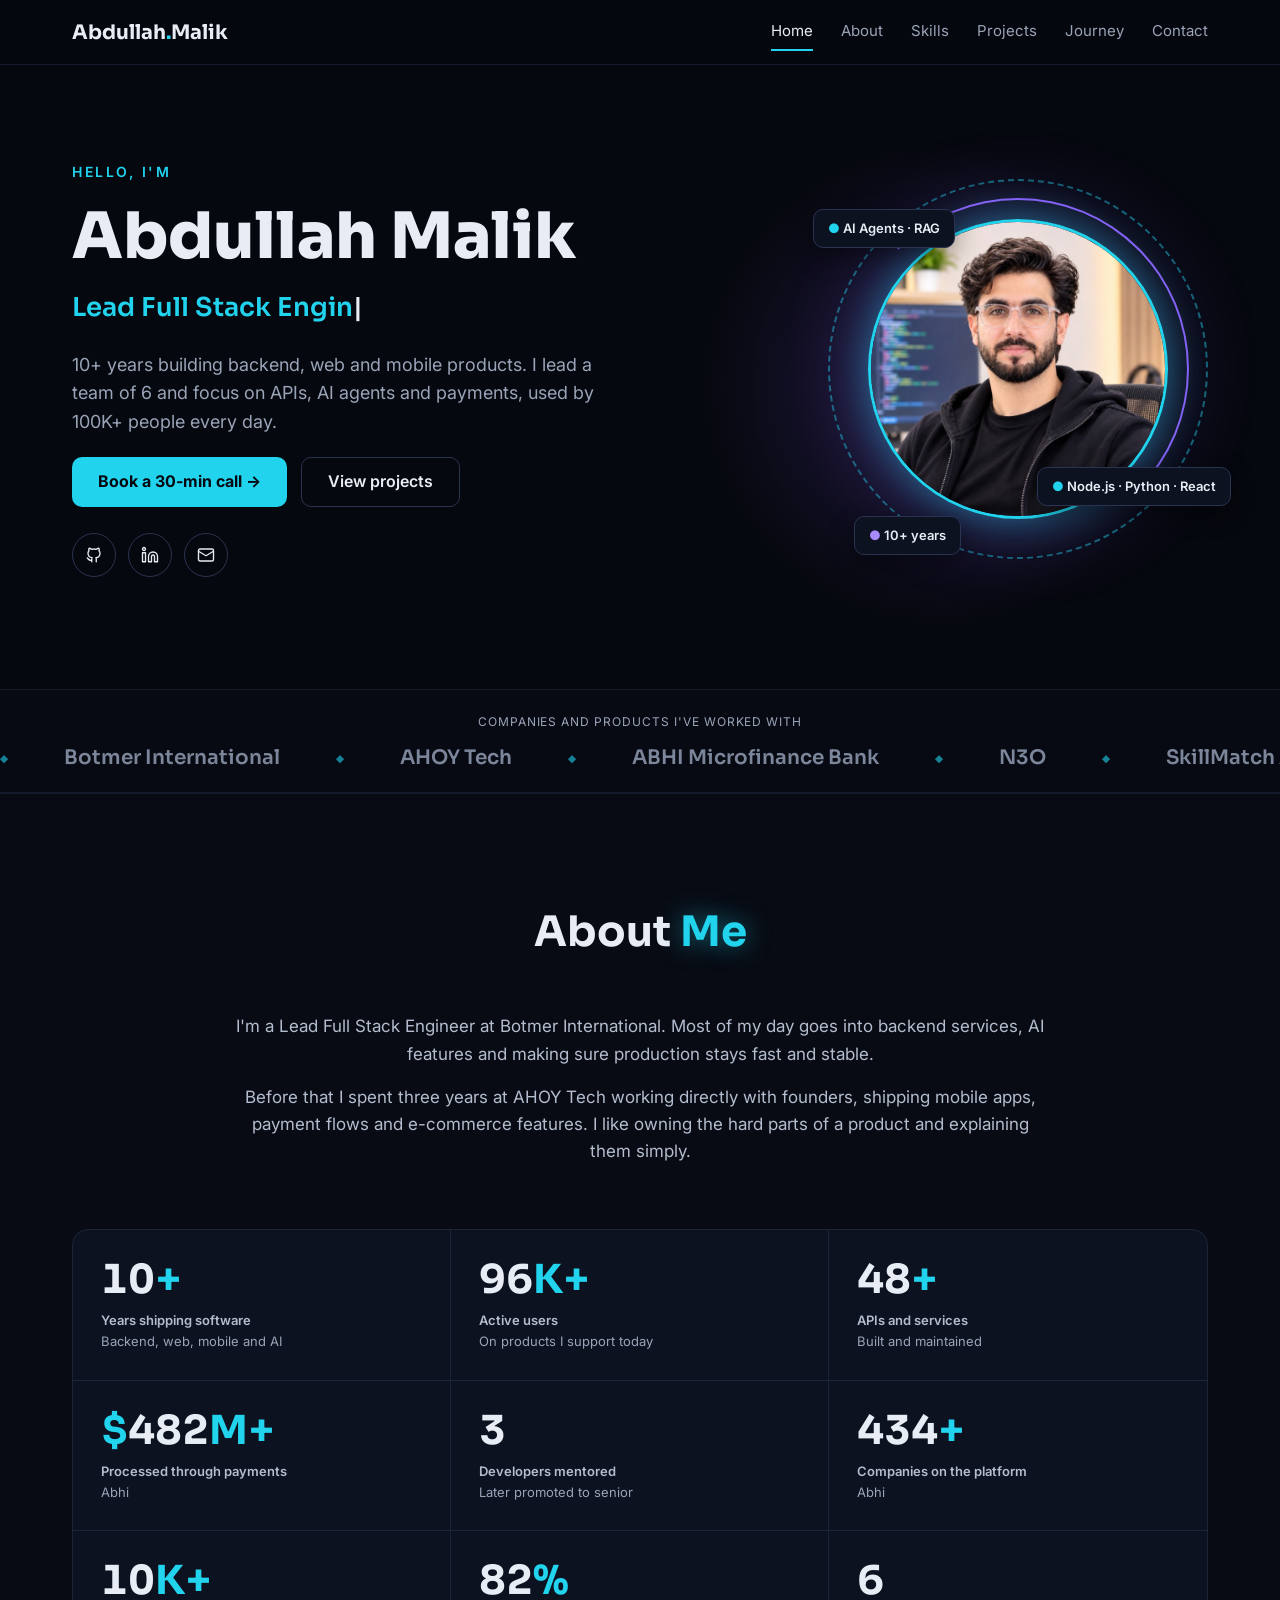
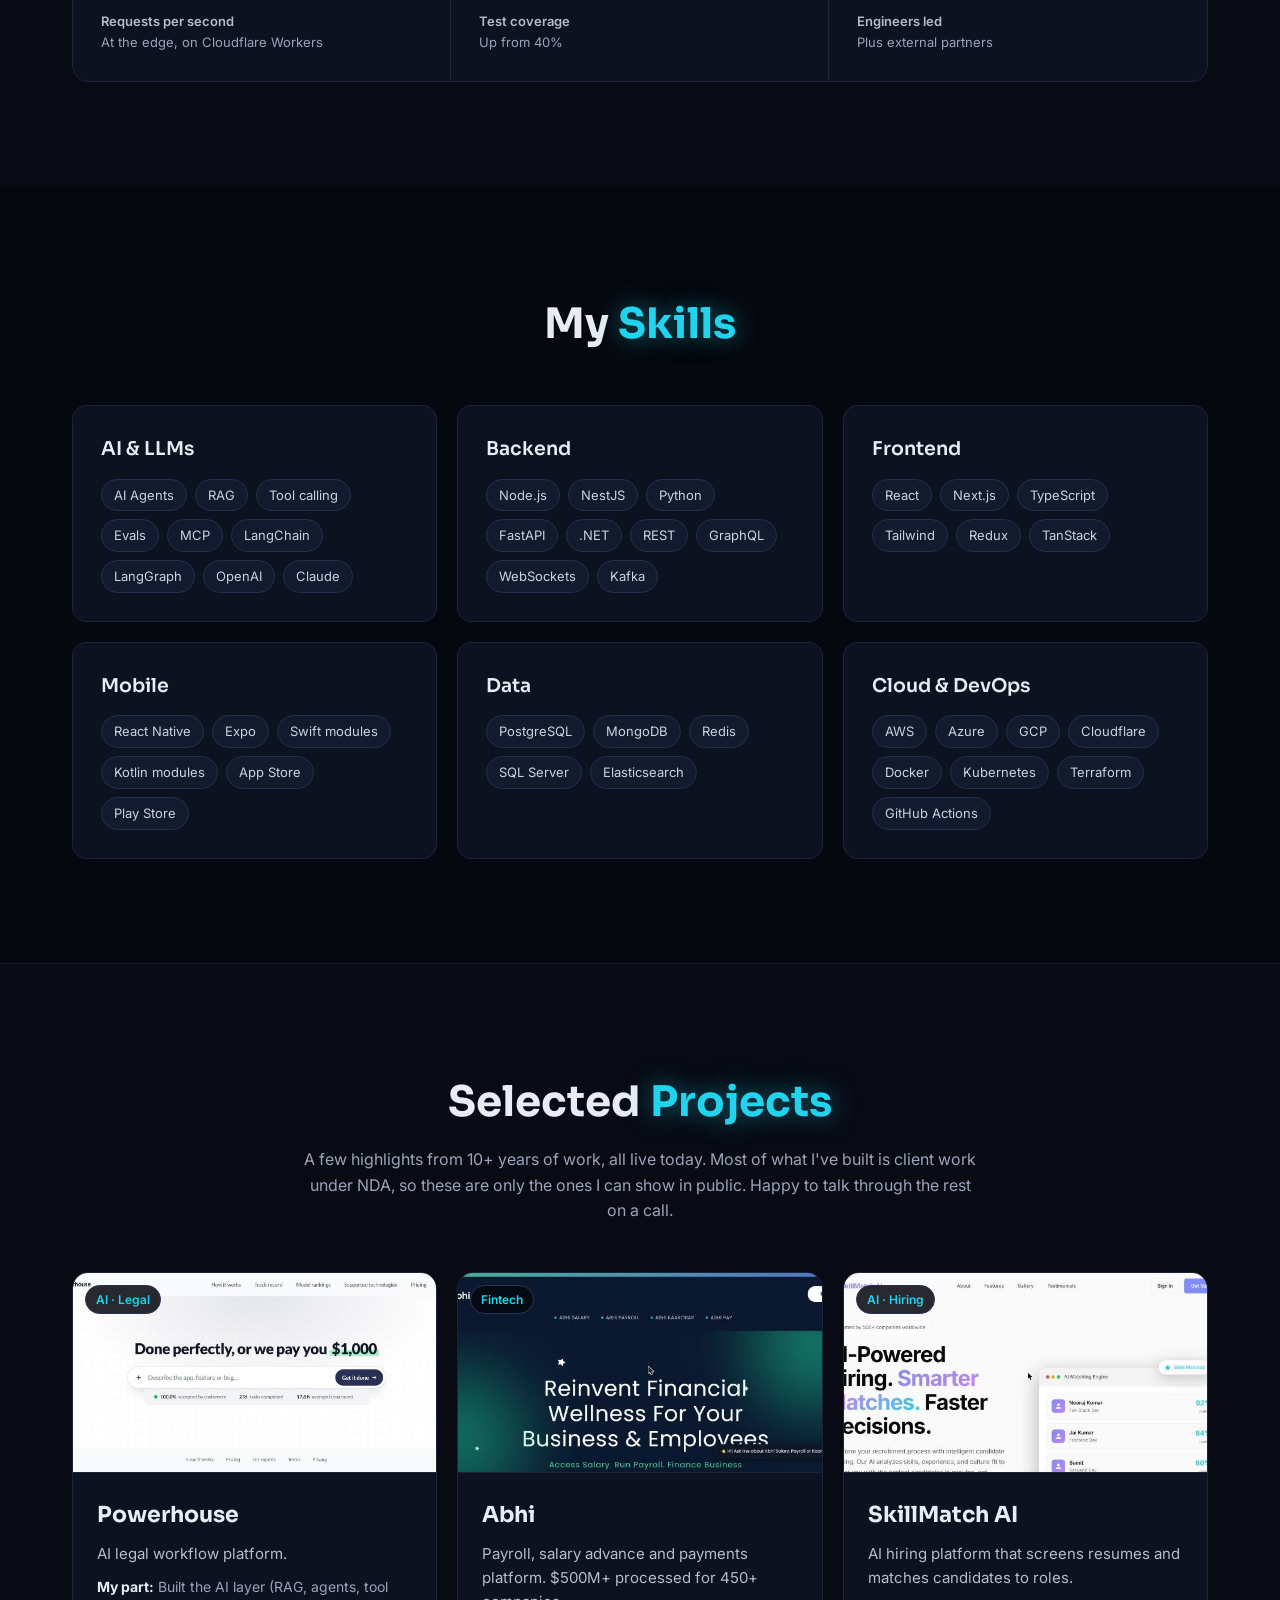
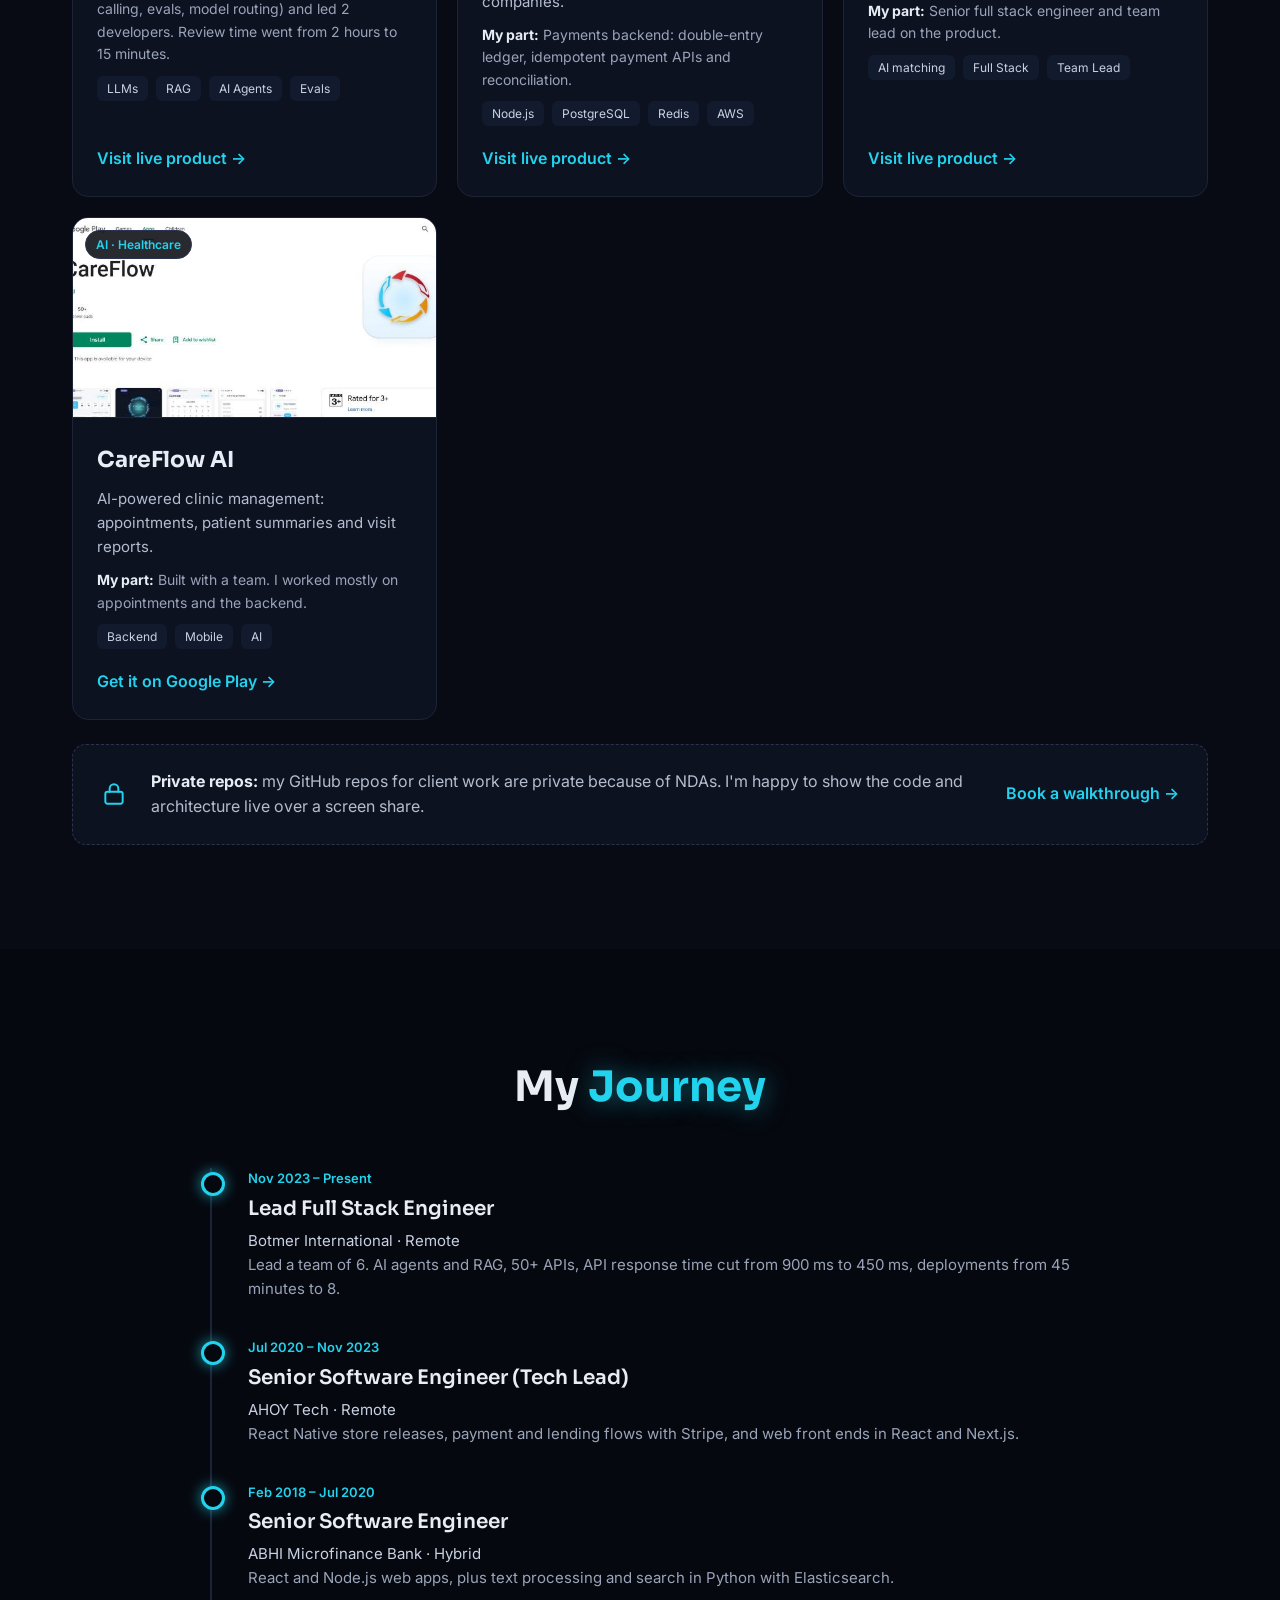
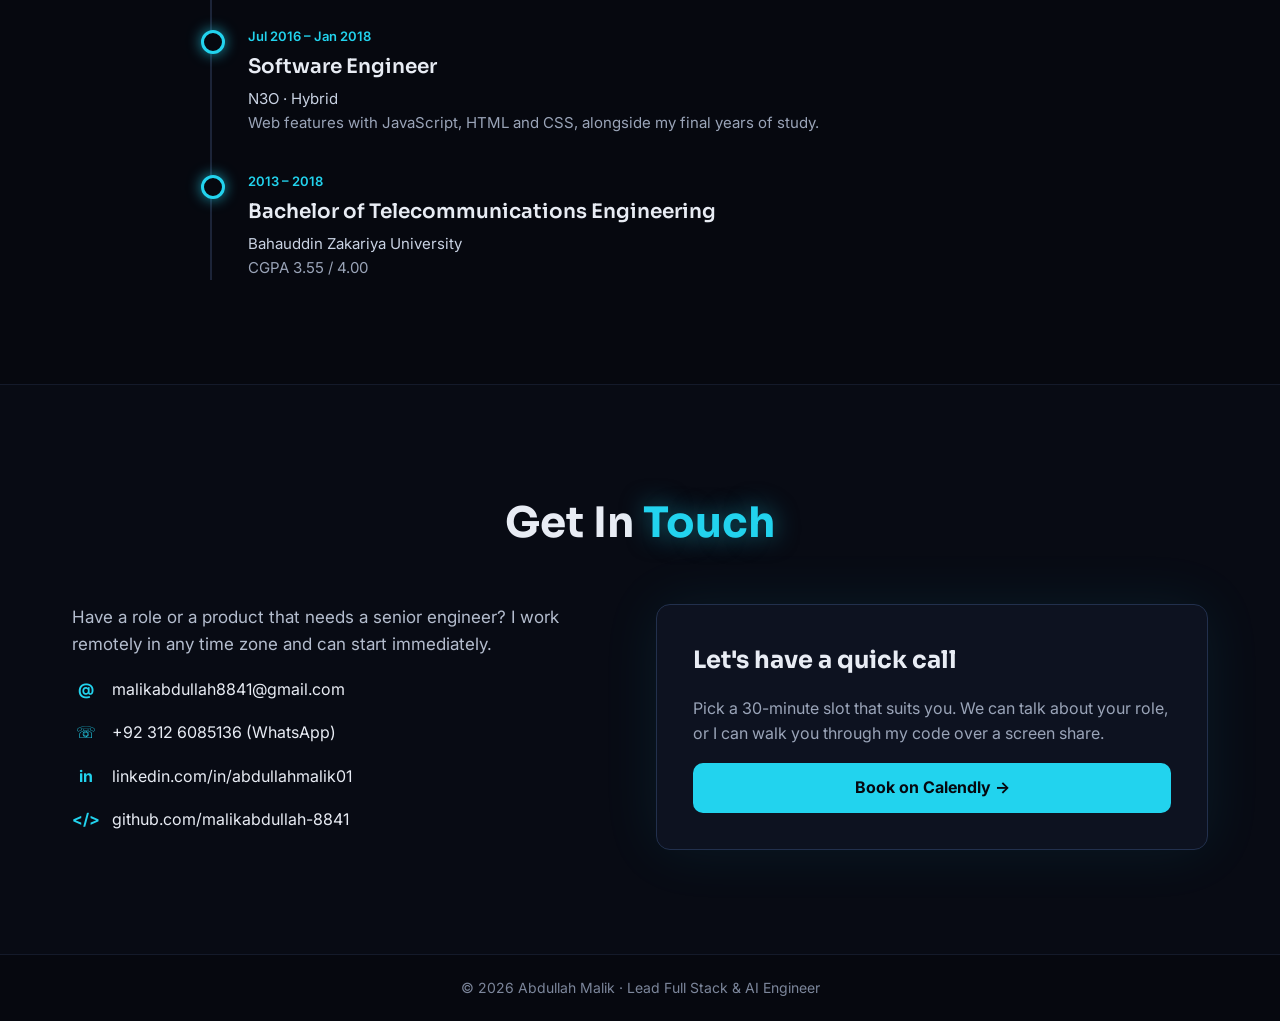
<file: abdullah-portfolio/index.html>
<!DOCTYPE html>
<html lang="en">
<head>
<meta charset="utf-8">
<meta name="viewport" content="width=device-width, initial-scale=1">
<title>Abdullah Malik</title>
<meta name="description" content="Abdullah Malik – Lead Full Stack & AI Engineer. 10+ years building backend, web, mobile and AI products. Open to remote roles.">
<link rel="preconnect" href="https://fonts.googleapis.com">
<link rel="preconnect" href="https://fonts.gstatic.com" crossorigin>
<link href="https://fonts.googleapis.com/css2?family=Inter:wght@400;500;600&family=Sora:wght@500;600;700;800&display=swap" rel="stylesheet">
<link rel="stylesheet" href="css/style.css">
</head>
<body>
<header>
<div class="wrap nav">
<a class="logo" href="#home">Abdullah<span>.</span>Malik</a>
<button class="burger" id="burger" aria-label="Open menu" aria-expanded="false" aria-controls="links">
<svg width="20" height="20" viewBox="0 0 24 24" fill="none" stroke="currentColor" stroke-width="2" stroke-linecap="round" aria-hidden="true"><path d="M4 7h16M4 12h16M4 17h16"/></svg></button>
<nav class="links" id="links">
<a href="#home" class="on">Home</a><a href="#about">About</a><a href="#skills">Skills</a><a href="#projects">Projects</a><a href="#journey">Journey</a><a href="#contact">Contact</a>
</nav>
</div>
</header>

<main>
<section class="hero" id="home">
<div class="glow" aria-hidden="true"></div>
<div class="wrap">
<div class="intro">
<div class="hello">HELLO, I'M</div>
<h1>Abdullah Malik</h1>
<div class="typed" aria-live="polite"><span id="typed">Lead Full Stack Engineer</span><span class="caret" aria-hidden="true">|</span></div>
<p class="lead">10+ years building backend, web and mobile products. I lead a team of 6 and focus on APIs, AI agents and payments, used by 100K+ people every day.</p>
<div class="row">
<a class="btn pri" href="https://calendly.com/malikabdullah8841/30min">Book a 30-min call →</a>
<a class="btn sec" href="#projects">View projects</a>
</div>
<div class="soc">
<a href="https://github.com/malikabdullah-8841" aria-label="GitHub"><svg width="18" height="18" viewBox="0 0 24 24" fill="none" stroke="currentColor" stroke-width="1.8" stroke-linecap="round" stroke-linejoin="round" aria-hidden="true"><path d="M9 19c-4.3 1.4-4.3-2.5-6-3m12 5v-3.5c0-1 .1-1.4-.5-2 2.8-.3 5.5-1.4 5.5-6a4.6 4.6 0 0 0-1.3-3.2 4.2 4.2 0 0 0-.1-3.2s-1.1-.3-3.5 1.3a12.3 12.3 0 0 0-6.2 0C6.5 2.8 5.4 3.1 5.4 3.1a4.2 4.2 0 0 0-.1 3.2A4.6 4.6 0 0 0 4 9.5c0 4.6 2.7 5.7 5.5 6-.6.6-.6 1.2-.5 2V21"/></svg></a>
<a href="https://www.linkedin.com/in/abdullahmalik01/" aria-label="LinkedIn"><svg width="18" height="18" viewBox="0 0 24 24" fill="none" stroke="currentColor" stroke-width="1.8" stroke-linecap="round" stroke-linejoin="round" aria-hidden="true"><path d="M16 8a6 6 0 0 1 6 6v7h-4v-7a2 2 0 0 0-4 0v7h-4v-7a6 6 0 0 1 6-6z"/><rect x="2" y="9" width="4" height="12"/><circle cx="4" cy="4" r="2"/></svg></a>
<a href="#contact" aria-label="Contact details"><svg width="18" height="18" viewBox="0 0 24 24" fill="none" stroke="currentColor" stroke-width="1.8" stroke-linecap="round" stroke-linejoin="round" aria-hidden="true"><rect x="2" y="4" width="20" height="16" rx="2"/><path d="m22 7-10 6L2 7"/></svg></a>
</div>
</div>
<div class="photo">
<div class="orbit">
<div class="r1" aria-hidden="true"></div><div class="r2" aria-hidden="true"></div>
<div class="pic"><img src="images/abdullah.jpg" alt="Portrait of Abdullah Malik" width="700" height="700"></div>
<div class="chip c1"><i>●</i> AI Agents · RAG</div>
<div class="chip c2"><i>●</i> Node.js · Python · React</div>
<div class="chip c3"><i>●</i> 10+ years</div>
</div>
</div>
</div>
</section>

<div class="strip" aria-label="Companies and products">
<small>COMPANIES AND PRODUCTS I'VE WORKED WITH</small>
<div class="track"><span>Botmer International</span><span>AHOY Tech</span><span>ABHI Microfinance Bank</span><span>N3O</span><span>SkillMatch AI</span><span>CareFlow AI</span><span>Powerhouse</span><span>Abhi</span><span aria-hidden="true">Botmer International</span><span aria-hidden="true">AHOY Tech</span><span aria-hidden="true">ABHI Microfinance Bank</span><span aria-hidden="true">N3O</span><span aria-hidden="true">SkillMatch AI</span><span aria-hidden="true">CareFlow AI</span><span aria-hidden="true">Powerhouse</span><span aria-hidden="true">Abhi</span></div>
</div>

<section class="band alt" id="about">
<div class="wrap">
<h2 class="title rv">About <span>Me</span></h2>
<div class="about">
<div class="txt rv">
<p>I'm a Lead Full Stack Engineer at Botmer International. Most of my day goes into backend services, AI features and making sure production stays fast and stable.</p>
<p>Before that I spent three years at AHOY Tech working directly with founders, shipping mobile apps, payment flows and e-commerce features. I like owning the hard parts of a product and explaining them simply.</p>
</div>
</div>
<div class="impact rv" id="impact"></div>
</div>
</section>

<section class="band" id="skills">
<div class="wrap">
<h2 class="title rv">My <span>Skills</span></h2>
<div class="grid" id="skillGrid"></div>
</div>
</section>

<section class="band alt" id="projects">
<div class="wrap">
<h2 class="title rv" style="margin-bottom:12px">Selected <span>Projects</span></h2>
<p class="rv" style="text-align:center;color:var(--mute);margin:0 auto 48px;max-width:680px">A few highlights from 10+ years of work, all live today. Most of what I've built is client work under NDA, so these are only the ones I can show in public. Happy to talk through the rest on a call.</p>
<div class="grid" id="projGrid"></div>
<div class="nda rv">
<svg width="26" height="26" viewBox="0 0 24 24" fill="none" stroke="#22D3EE" stroke-width="1.8" stroke-linecap="round" stroke-linejoin="round" aria-hidden="true"><rect x="4" y="10" width="16" height="11" rx="2"/><path d="M8 10V7a4 4 0 0 1 8 0v3"/></svg>
<p><b>Private repos:</b> my GitHub repos for client work are private because of NDAs. I'm happy to show the code and architecture live over a screen share.</p>
<a href="https://calendly.com/malikabdullah8841/30min">Book a walkthrough →</a>
</div>
</div>
</section>

<section class="band" id="journey">
<div class="wrap">
<h2 class="title rv">My <span>Journey</span></h2>
<div class="line" id="line"></div>
</div>
</section>

<section class="band alt" id="contact">
<div class="wrap">
<h2 class="title rv">Get In <span>Touch</span></h2>
<div class="contact">
<div class="info rv">
<p>Have a role or a product that needs a senior engineer? I work remotely in any time zone and can start immediately.</p>
<a href="mailto:malikabdullah8841@gmail.com"><i>@</i> malikabdullah8841@gmail.com</a>
<a href="https://wa.me/923126085136"><i>☏</i> +92 312 6085136 (WhatsApp)</a>
<a href="https://www.linkedin.com/in/abdullahmalik01/"><i>in</i> linkedin.com/in/abdullahmalik01</a>
<a href="https://github.com/malikabdullah-8841"><i>&lt;/&gt;</i> github.com/malikabdullah-8841</a>
</div>
<div class="card book rv">
<h3>Let's have a quick call</h3>
<p>Pick a 30-minute slot that suits you. We can talk about your role, or I can walk you through my code over a screen share.</p>
<a class="btn pri" href="https://calendly.com/malikabdullah8841/30min">Book on Calendly →</a>
</div>
</div>
</div>
</section>
</main>
<footer>© 2026 Abdullah Malik · Lead Full Stack &amp; AI Engineer</footer>

<script src="js/main.js" defer></script>
</body>
</html>
</file>
<file: abdullah-portfolio/css/style.css>
/* VOICE: confident senior engineer, calm, direct
   IDEA: a dark developer studio lit by one glowing monitor
   PICTURE: his portrait in a glowing ring with orbiting rings and skill tags
   COLOUR and TYPE: near-black night, cyan light, violet support; Sora + Inter
   LAYOUT: hero, about, skills, projects, journey timeline, contact */
:root{color-scheme:dark;--bg:#06080F;--bg2:#080B14;--card:#0D1220;--line:#1C2438;--line2:#2A3350;--ink:#E8ECF4;--soft:#B4BDCE;--mute:#9AA4B8;--ac:#22D3EE;--ac2:#8B5CF6}
*{box-sizing:border-box;min-width:0}
html{scroll-behavior:smooth;scroll-padding-top:72px}
body{margin:0;background:var(--bg);color:var(--ink);font:16px/1.6 Inter,system-ui,sans-serif;overflow-x:clip}
a{color:var(--ac)}a:hover{color:#67E8F9}
:focus-visible{outline:2px solid var(--ac);outline-offset:3px;border-radius:6px}
h1,h2,h3{font-family:Sora,sans-serif;margin:0;text-wrap:balance}
.wrap{max-width:1200px;margin:0 auto;padding:0 clamp(16px,4vw,32px)}
.band{padding:clamp(64px,9vw,104px) 0}
.alt{background:var(--bg2);border-top:1px solid #141A2A}
.title{text-align:center;font-size:clamp(32px,4.5vw,42px);margin-bottom:48px}
.title span{color:var(--ac);text-shadow:0 0 24px rgba(34,211,238,.5)}
/* header */
header{position:sticky;top:0;z-index:20;background:rgba(6,8,15,.86);backdrop-filter:blur(10px);border-bottom:1px solid #141A2A}
.nav{display:flex;align-items:center;justify-content:space-between;gap:16px;min-height:64px}
.logo{font:700 20px Sora,sans-serif;color:var(--ink);text-decoration:none}.logo span{color:var(--ac)}
.links{display:flex;gap:28px;font-size:15px}
.links a{color:var(--mute);text-decoration:none;padding:6px 0;border-bottom:2px solid transparent}
.links a.on,.links a:hover{color:var(--ink);border-color:var(--ac)}
.burger{display:none;width:44px;height:44px;border:1px solid var(--line2);border-radius:10px;background:transparent;color:var(--ink);cursor:pointer}
/* buttons */
.btn{display:inline-flex;align-items:center;justify-content:center;gap:8px;min-height:50px;padding:0 26px;border-radius:10px;font-weight:700;text-decoration:none;transition:box-shadow .2s,transform .2s}
.btn.pri{background:var(--ac);color:#06080F}.btn.pri:hover{color:#06080F;transform:translateY(-1px);box-shadow:0 0 28px rgba(34,211,238,.55)}
.btn.sec{border:1px solid var(--line2);color:var(--ink);font-weight:600}.btn.sec:hover{border-color:var(--ac)}
/* hero */
.hero{position:relative;padding:clamp(56px,8vw,96px) 0 clamp(72px,9vw,112px)}
.glow{position:absolute;top:60px;right:6%;width:520px;height:520px;border-radius:50%;background:radial-gradient(circle,rgba(139,92,246,.22),transparent 65%);animation:pulse 3s ease-in-out infinite;pointer-events:none}
.hero .wrap{position:relative;display:flex;flex-wrap:wrap;align-items:center;gap:56px}
.intro{flex:999 1 520px;display:flex;flex-direction:column;gap:20px}
.hello{font-size:14px;font-weight:600;letter-spacing:.18em;color:var(--ac)}
.hero h1{font-size:clamp(42px,6.5vw,64px);line-height:1.05;font-weight:800}
.typed{font:600 clamp(20px,2.6vw,26px) Sora,sans-serif;color:var(--ac);min-height:40px}
.caret{color:var(--ink);animation:blink 1s step-end infinite}
.lead{margin:0;font-size:18px;color:var(--mute);max-width:560px}
.row{display:flex;flex-wrap:wrap;gap:14px}
.soc{display:flex;gap:12px;margin-top:6px}
.soc a{width:44px;height:44px;border-radius:50%;border:1px solid var(--line2);display:inline-flex;align-items:center;justify-content:center;color:var(--ink);transition:border-color .2s,box-shadow .2s}
.soc a:hover{border-color:var(--ac);box-shadow:0 0 16px rgba(34,211,238,.4)}
.photo{flex:1 1 380px;display:flex;justify-content:center}
.orbit{position:relative;width:min(420px,84vw);aspect-ratio:1}
.r1{position:absolute;inset:0;border-radius:50%;border:2px dashed rgba(34,211,238,.45);animation:spin 18s linear infinite}
.r2{position:absolute;inset:5%;border-radius:50%;border:2px solid transparent;border-top-color:var(--ac2);border-right-color:var(--ac2);animation:spin 26s linear infinite reverse}
.pic{position:absolute;inset:10.5%;border-radius:50%;overflow:hidden;border:3px solid var(--ac);box-shadow:0 0 40px rgba(34,211,238,.45),0 0 90px rgba(139,92,246,.3)}
.pic img{display:block;width:100%;height:100%;object-fit:cover}
.chip{position:absolute;padding:8px 14px;border-radius:10px;background:var(--card);border:1px solid var(--line2);font-size:13px;font-weight:600;white-space:nowrap;box-shadow:0 8px 24px rgba(0,0,0,.4);animation:float 5s ease-in-out infinite}
.chip i{font-style:normal;color:var(--ac)}
.c1{top:8%;left:-4%}.c2{bottom:14%;right:-6%;animation-delay:1.2s}.c3{bottom:1%;left:7%;animation-delay:.6s}.c3 i{color:#A78BFA}
/* cards */
.card{background:var(--card);border:1px solid var(--line);border-radius:14px;transition:transform .25s,border-color .25s,box-shadow .25s}
.card:hover{transform:translateY(-4px);border-color:var(--ac);box-shadow:0 0 0 1px rgba(34,211,238,.25),0 18px 40px rgba(34,211,238,.12)}
.about{display:flex;flex-wrap:wrap;gap:40px;align-items:center}
.about .txt{flex:1 1 440px;max-width:820px;margin:0 auto;text-align:center;color:var(--soft);font-size:17px}.about .txt p{margin:0 0 16px}
.stats{flex:1 1 440px;display:grid;grid-template-columns:repeat(2,minmax(0,1fr));gap:16px}
.stat{padding:26px;text-align:center}
.stat b{display:block;font:700 34px Sora,sans-serif;color:var(--ac)}.stat span{font-size:14px;color:var(--mute)}
.grid{display:grid;grid-template-columns:repeat(auto-fill,minmax(min(340px,100%),1fr));gap:20px}
.skill{padding:28px;display:flex;flex-direction:column;gap:14px}
.skill h3{font-size:19px;font-weight:600}
.tags{display:flex;flex-wrap:wrap;gap:8px}
.tags span{font-size:13px;padding:5px 12px;border-radius:999px;background:#121A2E;border:1px solid #22304D;color:#C9D2E3}
.proj{display:flex;flex-direction:column;overflow:hidden;border-radius:16px}
.shot{position:relative;height:200px;overflow:hidden;border-bottom:1px solid var(--line)}
.shot img{display:block;width:100%;height:100%;object-fit:cover;object-position:top;transition:transform .5s}
.proj:hover .shot img{transform:scale(1.04)}
.badge{position:absolute;top:12px;left:12px;padding:4px 10px;border-radius:999px;background:rgba(6,8,15,.86);border:1px solid var(--line2);font-size:12px;font-weight:600;color:var(--ac)}
.pb{padding:24px;display:flex;flex-direction:column;gap:10px;flex-grow:1}
.pb h3{font-size:22px}.pb p{margin:0;font-size:15px;color:var(--soft)}.pb .role{font-size:14px;color:var(--mute)}.pb .role b{color:var(--ink)}
.pb .tags span{font-size:12px;padding:3px 10px;border-radius:6px;border:0}
.pb>a{margin-top:auto;padding-top:10px;font-weight:600;text-decoration:none}
.nda{display:flex;flex-wrap:wrap;align-items:center;gap:16px 24px;margin-top:24px;padding:24px 28px;border-radius:14px;background:var(--card);border:1px dashed var(--line2)}
.nda p{flex:999 1 420px;margin:0;color:var(--soft)}.nda b{color:var(--ink)}.nda a{font-weight:600;text-decoration:none}
.line{max-width:860px;margin:0 auto;display:flex;flex-direction:column;gap:36px;padding-left:36px;border-left:2px solid var(--line)}
.step{position:relative}
.step::before{content:"";position:absolute;left:-47px;top:4px;width:18px;height:18px;border-radius:50%;background:var(--bg);border:3px solid var(--ac);box-shadow:0 0 14px rgba(34,211,238,.7)}
.step .d{font-size:13px;font-weight:600;color:var(--ac)}.step h3{font-size:20px;font-weight:600;margin:4px 0}
.step .p{color:#C9D2E3;font-size:15px}.step .t{color:var(--mute);font-size:15px}
.contact{display:flex;flex-wrap:wrap;gap:32px;align-items:stretch}
.info{flex:1 1 420px;display:flex;flex-direction:column;gap:18px;color:var(--soft)}
.info p{margin:0;font-size:17px}
.info a{display:flex;align-items:center;gap:12px;color:var(--ink);text-decoration:none;overflow-wrap:anywhere}
.info a i{font-style:normal;color:var(--ac);width:28px;flex:none;text-align:center;font-weight:700}
.book{flex:1 1 420px;padding:clamp(24px,4vw,36px);border-color:#22304D;box-shadow:0 0 60px rgba(34,211,238,.08);display:flex;flex-direction:column;gap:16px;justify-content:center}
.book h3{font-size:24px}.book p{margin:0;color:var(--mute)}
footer{border-top:1px solid #141A2A;padding:22px 16px;text-align:center;font-size:14px;color:#7C869B}

/* marquee */
.strip{border-top:1px solid #141A2A;border-bottom:1px solid #141A2A;background:#070A12;padding:22px 0;overflow:hidden}
.strip small{display:block;text-align:center;font-size:12px;color:var(--mute);margin-bottom:14px;letter-spacing:.08em}
.track{display:flex;gap:56px;width:max-content;animation:marq 32s linear infinite}
.strip:hover .track{animation-play-state:paused}
.track span{font:600 20px Sora,sans-serif;color:#7C869B;white-space:nowrap;transition:color .2s}
.track span:hover{color:var(--ink)}
.track span::before{content:"◆";color:var(--ac);font-size:10px;margin-right:56px;vertical-align:middle;opacity:.6}
@keyframes marq{to{transform:translateX(-50%)}}
/* impact grid */
.impact{display:grid;grid-template-columns:repeat(3,minmax(0,1fr));border:1px solid var(--line);border-radius:16px;overflow:hidden;background:var(--card);margin-top:48px}
.imp{padding:28px;border-right:1px solid var(--line);border-bottom:1px solid var(--line)}
.imp:nth-child(3n){border-right:0}.imp:nth-last-child(-n+3){border-bottom:0}
.imp b{display:block;font:700 clamp(30px,3.6vw,40px)/1.1 Sora,sans-serif;font-variant-numeric:tabular-nums;white-space:nowrap}
.imp b em{font-style:normal;color:var(--ac)}
.imp .k{font-size:13px;font-weight:600;color:var(--soft);margin-top:8px}
.imp .s{font-size:13px;color:var(--mute)}
@media(max-width:820px){.impact{grid-template-columns:repeat(2,minmax(0,1fr))}.imp{border-right:1px solid var(--line)!important;border-bottom:1px solid var(--line)!important}.imp:nth-child(2n){border-right:0!important}}
@media(max-width:420px){.impact{grid-template-columns:minmax(0,1fr)}.imp{border-right:0!important}}
/* custom cursor */
.cur-dot,.cur-ring{position:fixed;top:0;left:0;pointer-events:none;z-index:100;border-radius:50%;opacity:0;transition:opacity .2s}
.cur-dot{width:8px;height:8px;margin:-4px 0 0 -4px;background:var(--ac);box-shadow:0 0 12px var(--ac)}
.cur-ring{width:38px;height:38px;margin:-19px 0 0 -19px;border:1.5px solid rgba(34,211,238,.6);transition:opacity .2s,width .25s,height .25s,margin .25s,background .25s,border-color .25s}
.cur-ring.hov{width:64px;height:64px;margin:-32px 0 0 -32px;background:rgba(34,211,238,.1);border-color:var(--ac2)}
.cur-ring.down{width:28px;height:28px;margin:-14px 0 0 -14px}
.has-cur,.has-cur a,.has-cur button{cursor:none}
/* reveal */
.rv{opacity:0;transform:translateY(24px);transition:opacity .7s ease,transform .7s ease}.rv.in{opacity:1;transform:none}
@keyframes spin{to{transform:rotate(360deg)}}
@keyframes float{50%{transform:translateY(-10px)}}
@keyframes pulse{50%{opacity:.55}}
@keyframes blink{50%{opacity:0}}
@media(max-width:820px){
  .burger{display:inline-flex;align-items:center;justify-content:center}
  .links{display:none;position:absolute;top:64px;left:0;right:0;flex-direction:column;gap:0;background:#080B14;border-bottom:1px solid #141A2A;padding:8px clamp(16px,4vw,32px) 16px}
  .links.open{display:flex}.links a{padding:12px 0;border-bottom:1px solid #141A2A}
  .c1{left:0}.c2{right:0}
}
@media(max-width:600px){.hero .wrap{flex-direction:column-reverse;gap:40px}.photo{flex:none}.chip{font-size:12px;padding:6px 10px}.stats{grid-template-columns:repeat(2,minmax(0,1fr))}.stat{padding:18px}.stat b{font-size:28px}}
@media(prefers-reduced-motion:reduce){.track{animation:none!important;flex-wrap:wrap;justify-content:center;width:auto}*,*::before{animation:none!important;transition:none!important}.rv{opacity:1;transform:none}html{scroll-behavior:auto}}
</file>
